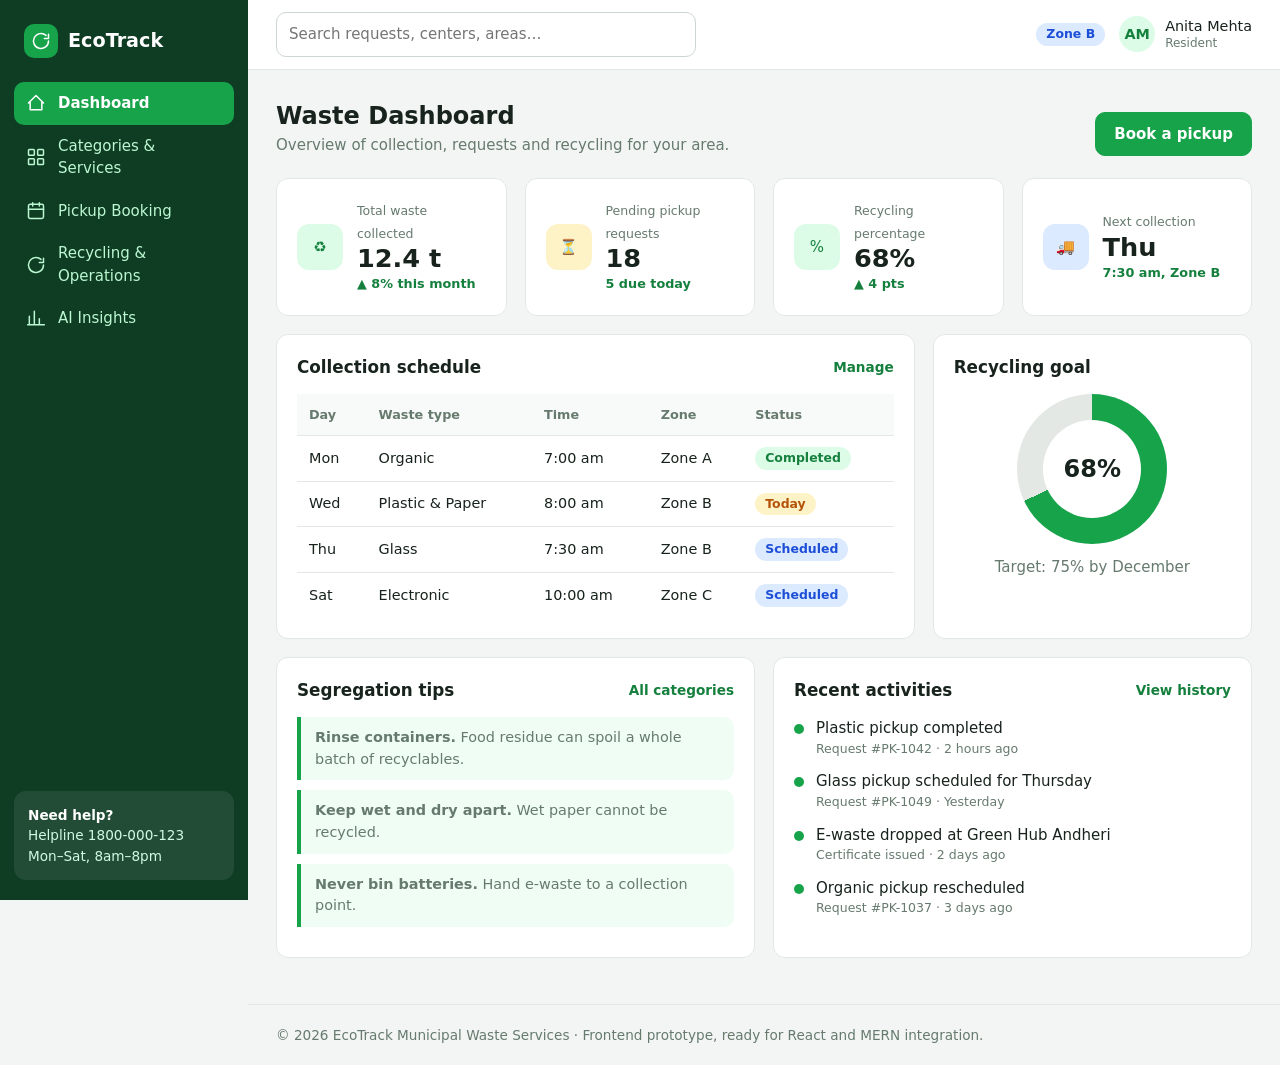
<file: index.html>
<!DOCTYPE html>
<html lang="en">
<head>
<meta charset="UTF-8">
<meta name="viewport" content="width=device-width, initial-scale=1">
<title>Waste Dashboard | EcoTrack</title>
<link rel="stylesheet" href="style.css">
</head>
<body>
<input type="checkbox" id="nav-toggle" aria-label="Toggle navigation">
<aside class="sidebar">
 <a class="brand" href="index.html"><span><svg class="i" viewBox="0 0 24 24" aria-hidden="true"><path d="M21 12a9 9 0 1 1-3-6.7M21 4v5h-5"/></svg></span> EcoTrack</a>
 <nav aria-label="Main navigation">
 <a class="nav-link active" aria-current="page" href="index.html"><svg class="i" viewBox="0 0 24 24" aria-hidden="true"><path d="M3 12 12 3l9 9M5 10v10h14V10"/></svg> Dashboard</a>
 <a class="nav-link" href="categories.html"><svg class="i" viewBox="0 0 24 24" aria-hidden="true"><rect x="3" y="3" width="7" height="7" rx="1"/><rect x="14" y="3" width="7" height="7" rx="1"/><rect x="3" y="14" width="7" height="7" rx="1"/><rect x="14" y="14" width="7" height="7" rx="1"/></svg> Categories &amp; Services</a>
 <a class="nav-link" href="booking.html"><svg class="i" viewBox="0 0 24 24" aria-hidden="true"><rect x="3" y="4" width="18" height="17" rx="2"/><path d="M8 2v4M16 2v4M3 10h18"/></svg> Pickup Booking</a>
 <a class="nav-link" href="recycling.html"><svg class="i" viewBox="0 0 24 24" aria-hidden="true"><path d="M21 12a9 9 0 1 1-3-6.7M21 4v5h-5"/></svg> Recycling &amp; Operations</a>
 <a class="nav-link" href="insights.html"><svg class="i" viewBox="0 0 24 24" aria-hidden="true"><path d="M4 20V10M10 20V4M16 20v-7M22 20H2"/></svg> AI Insights</a>
 </nav>
 <div class="side-note"><strong>Need help?</strong>Helpline 1800-000-123<br>Mon–Sat, 8am–8pm</div>
</aside>
<div class="main">
<header class="topbar">
 <label class="menu-btn" for="nav-toggle" aria-label="Open menu"><svg class="i" viewBox="0 0 24 24"><path d="M3 6h18M3 12h18M3 18h18"/></svg></label>
 <form class="search" role="search" action="#"><label class="sr" for="gs" hidden>Search</label><input id="gs" type="search" name="q" placeholder="Search requests, centers, areas…"></form>
 <div class="topbar-right"><span class="badge info">Zone B</span><div class="user"><span class="avatar">AM</span><div>Anita Mehta<small>Resident</small></div></div></div>
</header>
<main class="content">
<div class="page-head"><div><h1>Waste Dashboard</h1><p>Overview of collection, requests and recycling for your area.</p></div><a class="btn" href="booking.html">Book a pickup</a></div>
<section class="grid g4" aria-label="Key statistics">
 <article class="card stat"><span class="stat-icon">♻</span><div><small>Total waste collected</small><b>12.4 t</b><span class="trend">▲ 8% this month</span></div></article>
 <article class="card stat"><span class="stat-icon warn">⏳</span><div><small>Pending pickup requests</small><b>18</b><span class="trend">5 due today</span></div></article>
 <article class="card stat"><span class="stat-icon">%</span><div><small>Recycling percentage</small><b>68%</b><span class="trend">▲ 4 pts</span></div></article>
 <article class="card stat"><span class="stat-icon info">🚚</span><div><small>Next collection</small><b>Thu</b><span class="trend">7:30 am, Zone B</span></div></article>
</section>
<section class="grid g21">
 <article class="card">
  <div class="card-head"><h2>Collection schedule</h2><a href="booking.html">Manage</a></div>
  <div class="table-wrap"><table>
   <thead><tr><th>Day</th><th>Waste type</th><th>Time</th><th>Zone</th><th>Status</th></tr></thead>
   <tbody>
    <tr><td>Mon</td><td>Organic</td><td>7:00 am</td><td>Zone A</td><td><span class="badge">Completed</span></td></tr>
    <tr><td>Wed</td><td>Plastic &amp; Paper</td><td>8:00 am</td><td>Zone B</td><td><span class="badge warn">Today</span></td></tr>
    <tr><td>Thu</td><td>Glass</td><td>7:30 am</td><td>Zone B</td><td><span class="badge info">Scheduled</span></td></tr>
    <tr><td>Sat</td><td>Electronic</td><td>10:00 am</td><td>Zone C</td><td><span class="badge info">Scheduled</span></td></tr>
   </tbody></table></div>
 </article>
 <article class="card">
  <div class="card-head"><h2>Recycling goal</h2></div>
  <div class="donut" style="--p:68" role="img" aria-label="68 percent recycled"><span>68%</span></div>
  <p style="text-align:center;margin-top:12px">Target: 75% by December</p>
 </article>
</section>
<section class="grid g2">
 <article class="card">
  <div class="card-head"><h2>Segregation tips</h2><a href="categories.html">All categories</a></div>
  <p class="tip"><b>Rinse containers.</b> Food residue can spoil a whole batch of recyclables.</p>
  <p class="tip"><b>Keep wet and dry apart.</b> Wet paper cannot be recycled.</p>
  <p class="tip"><b>Never bin batteries.</b> Hand e-waste to a collection point.</p>
 </article>
 <article class="card">
  <div class="card-head"><h2>Recent activities</h2><a href="recycling.html">View history</a></div>
  <ul class="list">
   <li><span class="dot"></span><div>Plastic pickup completed<small>Request #PK-1042 · 2 hours ago</small></div></li>
   <li><span class="dot"></span><div>Glass pickup scheduled for Thursday<small>Request #PK-1049 · Yesterday</small></div></li>
   <li><span class="dot"></span><div>E-waste dropped at Green Hub Andheri<small>Certificate issued · 2 days ago</small></div></li>
   <li><span class="dot"></span><div>Organic pickup rescheduled<small>Request #PK-1037 · 3 days ago</small></div></li>
  </ul>
 </article>
</section>
</main>
<footer>© 2026 EcoTrack Municipal Waste Services · Frontend prototype, ready for React and MERN integration.</footer>
</div>
</body>
</html>
</file>
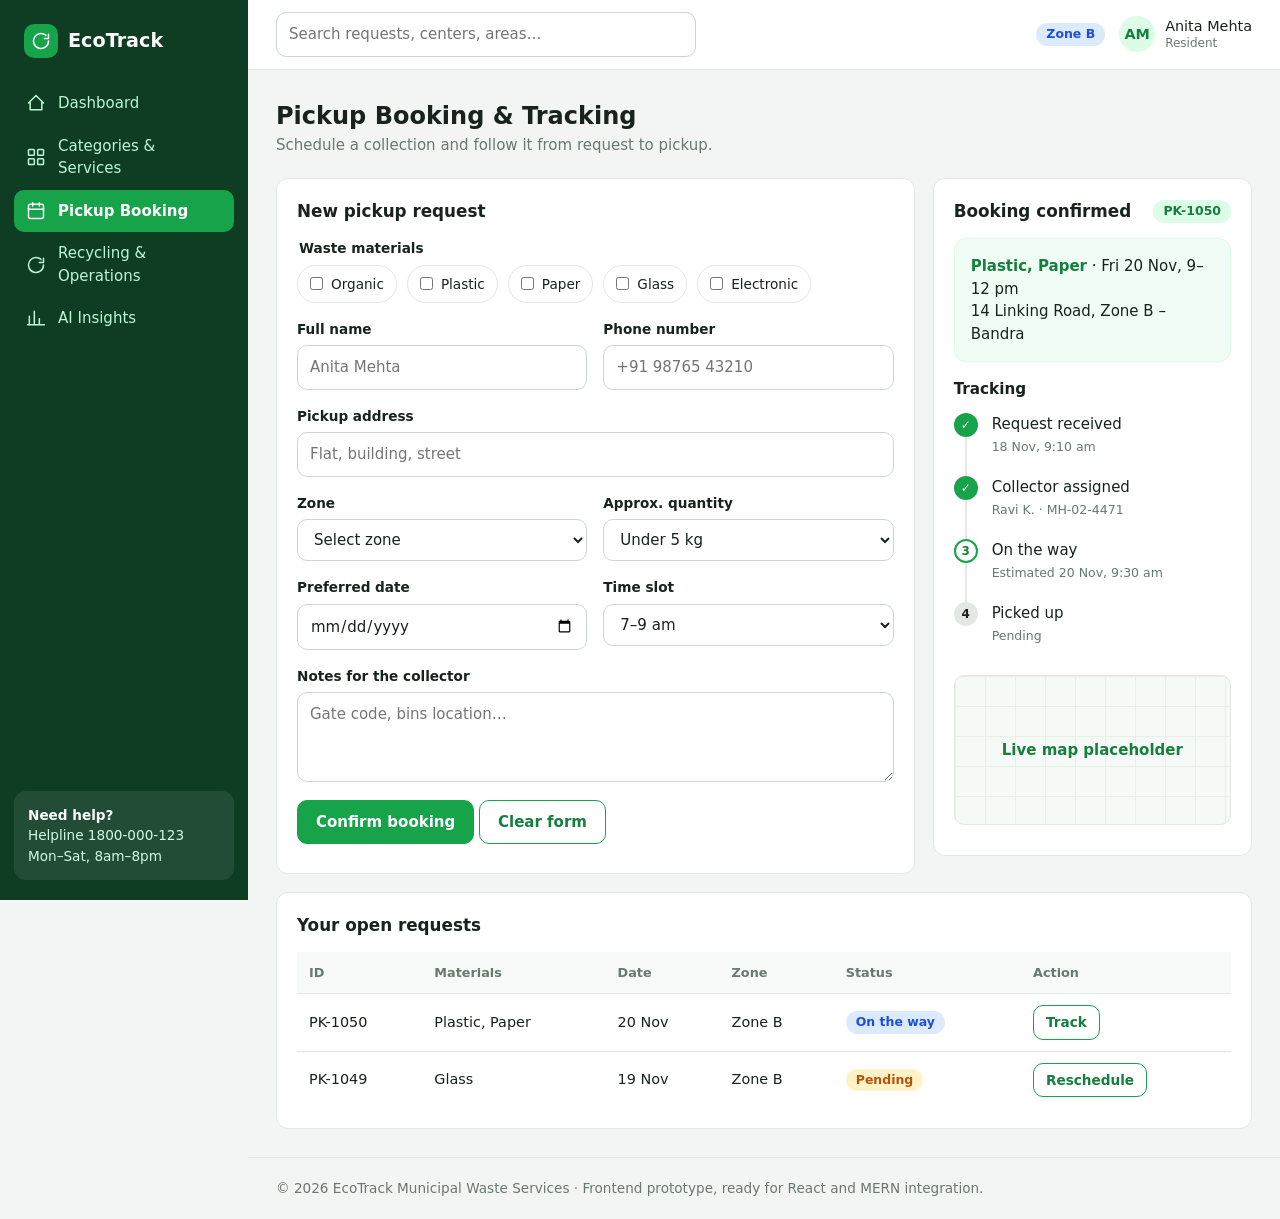
<file: booking.html>
<!DOCTYPE html>
<html lang="en">
<head>
<meta charset="UTF-8">
<meta name="viewport" content="width=device-width, initial-scale=1">
<title>Pickup Booking & Tracking | EcoTrack</title>
<link rel="stylesheet" href="style.css">
</head>
<body>
<input type="checkbox" id="nav-toggle" aria-label="Toggle navigation">
<aside class="sidebar">
 <a class="brand" href="index.html"><span><svg class="i" viewBox="0 0 24 24" aria-hidden="true"><path d="M21 12a9 9 0 1 1-3-6.7M21 4v5h-5"/></svg></span> EcoTrack</a>
 <nav aria-label="Main navigation">
 <a class="nav-link" href="index.html"><svg class="i" viewBox="0 0 24 24" aria-hidden="true"><path d="M3 12 12 3l9 9M5 10v10h14V10"/></svg> Dashboard</a>
 <a class="nav-link" href="categories.html"><svg class="i" viewBox="0 0 24 24" aria-hidden="true"><rect x="3" y="3" width="7" height="7" rx="1"/><rect x="14" y="3" width="7" height="7" rx="1"/><rect x="3" y="14" width="7" height="7" rx="1"/><rect x="14" y="14" width="7" height="7" rx="1"/></svg> Categories &amp; Services</a>
 <a class="nav-link active" aria-current="page" href="booking.html"><svg class="i" viewBox="0 0 24 24" aria-hidden="true"><rect x="3" y="4" width="18" height="17" rx="2"/><path d="M8 2v4M16 2v4M3 10h18"/></svg> Pickup Booking</a>
 <a class="nav-link" href="recycling.html"><svg class="i" viewBox="0 0 24 24" aria-hidden="true"><path d="M21 12a9 9 0 1 1-3-6.7M21 4v5h-5"/></svg> Recycling &amp; Operations</a>
 <a class="nav-link" href="insights.html"><svg class="i" viewBox="0 0 24 24" aria-hidden="true"><path d="M4 20V10M10 20V4M16 20v-7M22 20H2"/></svg> AI Insights</a>
 </nav>
 <div class="side-note"><strong>Need help?</strong>Helpline 1800-000-123<br>Mon–Sat, 8am–8pm</div>
</aside>
<div class="main">
<header class="topbar">
 <label class="menu-btn" for="nav-toggle" aria-label="Open menu"><svg class="i" viewBox="0 0 24 24"><path d="M3 6h18M3 12h18M3 18h18"/></svg></label>
 <form class="search" role="search" action="#"><label class="sr" for="gs" hidden>Search</label><input id="gs" type="search" name="q" placeholder="Search requests, centers, areas…"></form>
 <div class="topbar-right"><span class="badge info">Zone B</span><div class="user"><span class="avatar">AM</span><div>Anita Mehta<small>Resident</small></div></div></div>
</header>
<main class="content">
<div class="page-head"><div><h1>Pickup Booking & Tracking</h1><p>Schedule a collection and follow it from request to pickup.</p></div></div>
<section class="grid g21">
 <article class="card">
  <div class="card-head"><h2>New pickup request</h2></div>
  <form action="#" method="post">
   <div class="form-grid">
    <fieldset class="field full"><legend>Waste materials</legend>
     <div class="checks">
      <label><input type="checkbox" name="materials" value="organic"> Organic</label>
      <label><input type="checkbox" name="materials" value="plastic"> Plastic</label>
      <label><input type="checkbox" name="materials" value="paper"> Paper</label>
      <label><input type="checkbox" name="materials" value="glass"> Glass</label>
      <label><input type="checkbox" name="materials" value="electronic"> Electronic</label>
     </div></fieldset>
    <div class="field"><label for="name">Full name</label><input id="name" name="name" type="text" placeholder="Anita Mehta" required></div>
    <div class="field"><label for="phone">Phone number</label><input id="phone" name="phone" type="tel" placeholder="+91 98765 43210" required></div>
    <div class="field full"><label for="address">Pickup address</label><input id="address" name="address" type="text" placeholder="Flat, building, street" required></div>
    <div class="field"><label for="zone">Zone</label><select id="zone" name="zone" required><option value="">Select zone</option><option>Zone A – Andheri</option><option>Zone B – Bandra</option><option>Zone C – Borivali</option><option>Zone D – Dadar</option></select></div>
    <div class="field"><label for="qty">Approx. quantity</label><select id="qty" name="quantity"><option>Under 5 kg</option><option>5–20 kg</option><option>20–50 kg</option><option>Over 50 kg</option></select></div>
    <div class="field"><label for="date">Preferred date</label><input id="date" name="date" type="date" required></div>
    <div class="field"><label for="slot">Time slot</label><select id="slot" name="slot"><option>7–9 am</option><option>9–12 pm</option><option>12–3 pm</option><option>3–6 pm</option></select></div>
    <div class="field full"><label for="notes">Notes for the collector</label><textarea id="notes" name="notes" rows="3" placeholder="Gate code, bins location…"></textarea></div>
   </div>
   <p style="margin-top:18px"><button class="btn" type="submit">Confirm booking</button> <button class="btn ghost" type="reset">Clear form</button></p>
  </form>
 </article>
 <div>
  <article class="card" style="margin-bottom:18px">
   <div class="card-head"><h2>Booking confirmed</h2><span class="badge">PK-1050</span></div>
   <div class="confirm"><b>Plastic, Paper</b> · Fri 20 Nov, 9–12 pm<br>14 Linking Road, Zone B – Bandra</div>
   <h3 style="margin-bottom:12px">Tracking</h3>
   <ol class="steps">
    <li class="done"><b class="mk">✓</b><div>Request received<br><small class="muted">18 Nov, 9:10 am</small></div></li>
    <li class="done"><b class="mk">✓</b><div>Collector assigned<br><small class="muted">Ravi K. · MH-02-4471</small></div></li>
    <li class="now"><b class="mk">3</b><div>On the way<br><small class="muted">Estimated 20 Nov, 9:30 am</small></div></li>
    <li><b class="mk">4</b><div>Picked up<br><small class="muted">Pending</small></div></li>
   </ol>
   <div class="map">Live map placeholder</div>
  </article>
 </div>
</section>
<section class="card">
 <div class="card-head"><h2>Your open requests</h2></div>
 <div class="table-wrap"><table>
  <thead><tr><th>ID</th><th>Materials</th><th>Date</th><th>Zone</th><th>Status</th><th>Action</th></tr></thead>
  <tbody>
   <tr><td>PK-1050</td><td>Plastic, Paper</td><td>20 Nov</td><td>Zone B</td><td><span class="badge info">On the way</span></td><td><a class="btn ghost sm" href="#">Track</a></td></tr>
   <tr><td>PK-1049</td><td>Glass</td><td>19 Nov</td><td>Zone B</td><td><span class="badge warn">Pending</span></td><td><a class="btn ghost sm" href="#">Reschedule</a></td></tr>
  </tbody></table></div>
</section>
</main>
<footer>© 2026 EcoTrack Municipal Waste Services · Frontend prototype, ready for React and MERN integration.</footer>
</div>
</body>
</html>
</file>
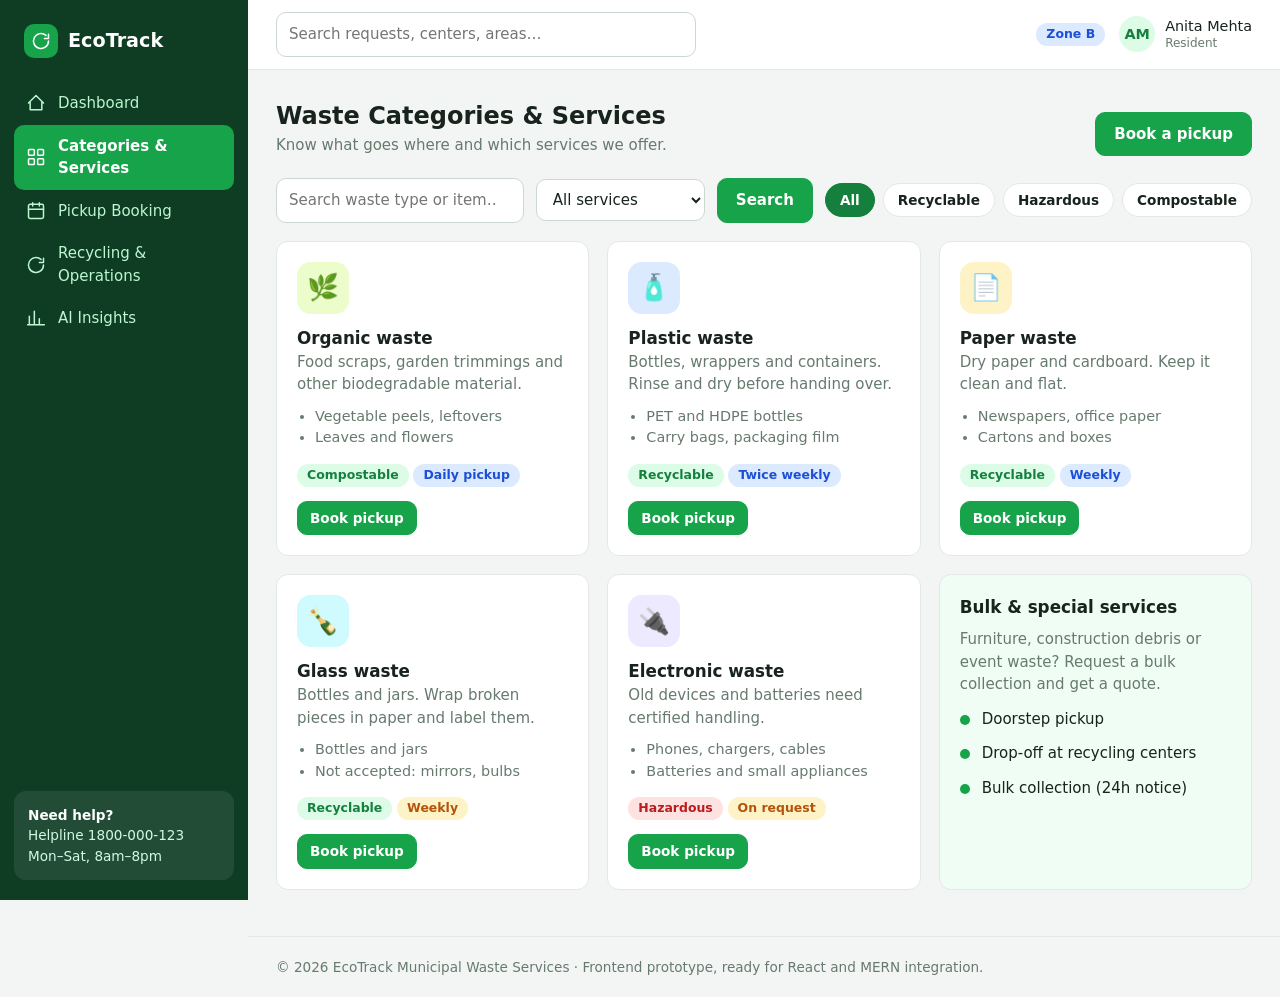
<file: categories.html>
<!DOCTYPE html>
<html lang="en">
<head>
<meta charset="UTF-8">
<meta name="viewport" content="width=device-width, initial-scale=1">
<title>Waste Categories & Services | EcoTrack</title>
<link rel="stylesheet" href="style.css">
</head>
<body>
<input type="checkbox" id="nav-toggle" aria-label="Toggle navigation">
<aside class="sidebar">
 <a class="brand" href="index.html"><span><svg class="i" viewBox="0 0 24 24" aria-hidden="true"><path d="M21 12a9 9 0 1 1-3-6.7M21 4v5h-5"/></svg></span> EcoTrack</a>
 <nav aria-label="Main navigation">
 <a class="nav-link" href="index.html"><svg class="i" viewBox="0 0 24 24" aria-hidden="true"><path d="M3 12 12 3l9 9M5 10v10h14V10"/></svg> Dashboard</a>
 <a class="nav-link active" aria-current="page" href="categories.html"><svg class="i" viewBox="0 0 24 24" aria-hidden="true"><rect x="3" y="3" width="7" height="7" rx="1"/><rect x="14" y="3" width="7" height="7" rx="1"/><rect x="3" y="14" width="7" height="7" rx="1"/><rect x="14" y="14" width="7" height="7" rx="1"/></svg> Categories &amp; Services</a>
 <a class="nav-link" href="booking.html"><svg class="i" viewBox="0 0 24 24" aria-hidden="true"><rect x="3" y="4" width="18" height="17" rx="2"/><path d="M8 2v4M16 2v4M3 10h18"/></svg> Pickup Booking</a>
 <a class="nav-link" href="recycling.html"><svg class="i" viewBox="0 0 24 24" aria-hidden="true"><path d="M21 12a9 9 0 1 1-3-6.7M21 4v5h-5"/></svg> Recycling &amp; Operations</a>
 <a class="nav-link" href="insights.html"><svg class="i" viewBox="0 0 24 24" aria-hidden="true"><path d="M4 20V10M10 20V4M16 20v-7M22 20H2"/></svg> AI Insights</a>
 </nav>
 <div class="side-note"><strong>Need help?</strong>Helpline 1800-000-123<br>Mon–Sat, 8am–8pm</div>
</aside>
<div class="main">
<header class="topbar">
 <label class="menu-btn" for="nav-toggle" aria-label="Open menu"><svg class="i" viewBox="0 0 24 24"><path d="M3 6h18M3 12h18M3 18h18"/></svg></label>
 <form class="search" role="search" action="#"><label class="sr" for="gs" hidden>Search</label><input id="gs" type="search" name="q" placeholder="Search requests, centers, areas…"></form>
 <div class="topbar-right"><span class="badge info">Zone B</span><div class="user"><span class="avatar">AM</span><div>Anita Mehta<small>Resident</small></div></div></div>
</header>
<main class="content">
<div class="page-head"><div><h1>Waste Categories & Services</h1><p>Know what goes where and which services we offer.</p></div><a class="btn" href="booking.html">Book a pickup</a></div>
<form class="toolbar" action="#" method="get" role="search">
 <label for="cat-q" hidden>Search categories</label>
 <input class="search" id="cat-q" type="search" name="q" placeholder="Search waste type or item…">
 <label for="cat-f" hidden>Service</label>
 <select id="cat-f" name="service"><option value="">All services</option><option>Doorstep pickup</option><option>Drop-off center</option><option>Bulk collection</option></select>
 <button class="btn" type="submit">Search</button>
 <div class="chips" aria-label="Quick filters"><span class="chip on">All</span><span class="chip">Recyclable</span><span class="chip">Hazardous</span><span class="chip">Compostable</span></div>
</form>
<section class="grid g3">
 <article class="card cat-card"><div class="cat-icon c-org">🌿</div><h2>Organic waste</h2><p>Food scraps, garden trimmings and other biodegradable material.</p><ul><li>Vegetable peels, leftovers</li><li>Leaves and flowers</li></ul><span class="badge">Compostable</span> <span class="badge info">Daily pickup</span><p style="margin-top:14px"><a class="btn sm" href="booking.html">Book pickup</a></p></article>
 <article class="card cat-card"><div class="cat-icon c-pla">🧴</div><h2>Plastic waste</h2><p>Bottles, wrappers and containers. Rinse and dry before handing over.</p><ul><li>PET and HDPE bottles</li><li>Carry bags, packaging film</li></ul><span class="badge">Recyclable</span> <span class="badge info">Twice weekly</span><p style="margin-top:14px"><a class="btn sm" href="booking.html">Book pickup</a></p></article>
 <article class="card cat-card"><div class="cat-icon c-pap">📄</div><h2>Paper waste</h2><p>Dry paper and cardboard. Keep it clean and flat.</p><ul><li>Newspapers, office paper</li><li>Cartons and boxes</li></ul><span class="badge">Recyclable</span> <span class="badge info">Weekly</span><p style="margin-top:14px"><a class="btn sm" href="booking.html">Book pickup</a></p></article>
 <article class="card cat-card"><div class="cat-icon c-gla">🍾</div><h2>Glass waste</h2><p>Bottles and jars. Wrap broken pieces in paper and label them.</p><ul><li>Bottles and jars</li><li>Not accepted: mirrors, bulbs</li></ul><span class="badge">Recyclable</span> <span class="badge warn">Weekly</span><p style="margin-top:14px"><a class="btn sm" href="booking.html">Book pickup</a></p></article>
 <article class="card cat-card"><div class="cat-icon c-ele">🔌</div><h2>Electronic waste</h2><p>Old devices and batteries need certified handling.</p><ul><li>Phones, chargers, cables</li><li>Batteries and small appliances</li></ul><span class="badge bad">Hazardous</span> <span class="badge warn">On request</span><p style="margin-top:14px"><a class="btn sm" href="booking.html">Book pickup</a></p></article>
 <article class="card" style="background:var(--g50)"><h2>Bulk &amp; special services</h2><p style="margin:8px 0 12px">Furniture, construction debris or event waste? Request a bulk collection and get a quote.</p><ul class="list"><li><span class="dot"></span>Doorstep pickup</li><li><span class="dot"></span>Drop-off at recycling centers</li><li><span class="dot"></span>Bulk collection (24h notice)</li></ul></article>
</section>
</main>
<footer>© 2026 EcoTrack Municipal Waste Services · Frontend prototype, ready for React and MERN integration.</footer>
</div>
</body>
</html>
</file>
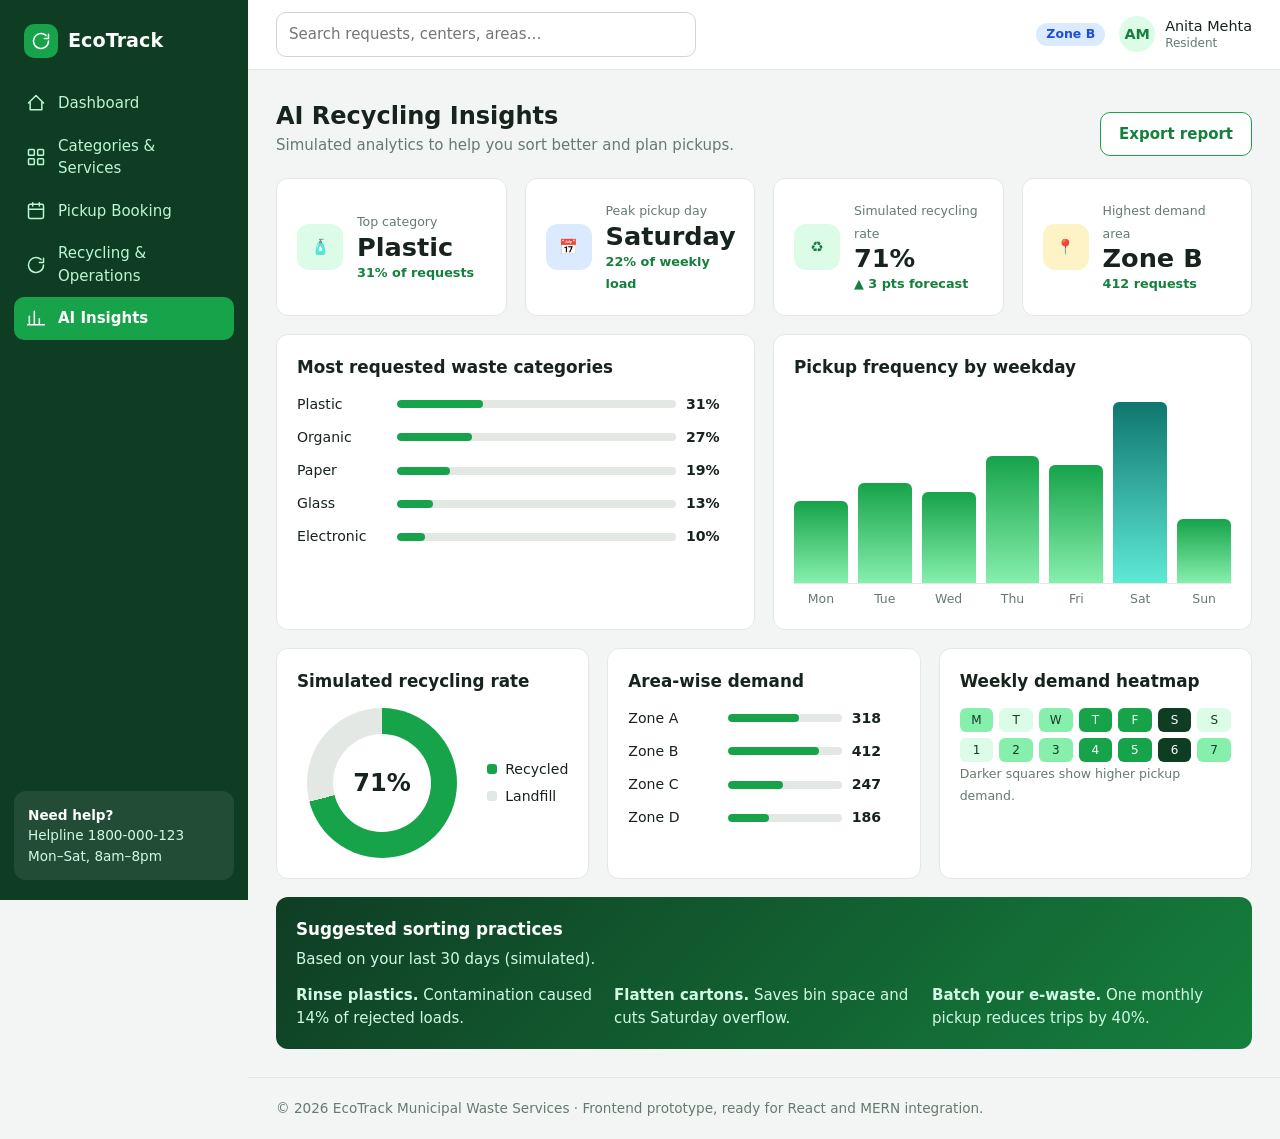
<file: insights.html>
<!DOCTYPE html>
<html lang="en">
<head>
<meta charset="UTF-8">
<meta name="viewport" content="width=device-width, initial-scale=1">
<title>AI Recycling Insights | EcoTrack</title>
<link rel="stylesheet" href="style.css">
</head>
<body>
<input type="checkbox" id="nav-toggle" aria-label="Toggle navigation">
<aside class="sidebar">
 <a class="brand" href="index.html"><span><svg class="i" viewBox="0 0 24 24" aria-hidden="true"><path d="M21 12a9 9 0 1 1-3-6.7M21 4v5h-5"/></svg></span> EcoTrack</a>
 <nav aria-label="Main navigation">
 <a class="nav-link" href="index.html"><svg class="i" viewBox="0 0 24 24" aria-hidden="true"><path d="M3 12 12 3l9 9M5 10v10h14V10"/></svg> Dashboard</a>
 <a class="nav-link" href="categories.html"><svg class="i" viewBox="0 0 24 24" aria-hidden="true"><rect x="3" y="3" width="7" height="7" rx="1"/><rect x="14" y="3" width="7" height="7" rx="1"/><rect x="3" y="14" width="7" height="7" rx="1"/><rect x="14" y="14" width="7" height="7" rx="1"/></svg> Categories &amp; Services</a>
 <a class="nav-link" href="booking.html"><svg class="i" viewBox="0 0 24 24" aria-hidden="true"><rect x="3" y="4" width="18" height="17" rx="2"/><path d="M8 2v4M16 2v4M3 10h18"/></svg> Pickup Booking</a>
 <a class="nav-link" href="recycling.html"><svg class="i" viewBox="0 0 24 24" aria-hidden="true"><path d="M21 12a9 9 0 1 1-3-6.7M21 4v5h-5"/></svg> Recycling &amp; Operations</a>
 <a class="nav-link active" aria-current="page" href="insights.html"><svg class="i" viewBox="0 0 24 24" aria-hidden="true"><path d="M4 20V10M10 20V4M16 20v-7M22 20H2"/></svg> AI Insights</a>
 </nav>
 <div class="side-note"><strong>Need help?</strong>Helpline 1800-000-123<br>Mon–Sat, 8am–8pm</div>
</aside>
<div class="main">
<header class="topbar">
 <label class="menu-btn" for="nav-toggle" aria-label="Open menu"><svg class="i" viewBox="0 0 24 24"><path d="M3 6h18M3 12h18M3 18h18"/></svg></label>
 <form class="search" role="search" action="#"><label class="sr" for="gs" hidden>Search</label><input id="gs" type="search" name="q" placeholder="Search requests, centers, areas…"></form>
 <div class="topbar-right"><span class="badge info">Zone B</span><div class="user"><span class="avatar">AM</span><div>Anita Mehta<small>Resident</small></div></div></div>
</header>
<main class="content">
<div class="page-head"><div><h1>AI Recycling Insights</h1><p>Simulated analytics to help you sort better and plan pickups.</p></div><a class="btn ghost" href="#">Export report</a></div>
<section class="grid g4">
 <article class="card stat"><span class="stat-icon">🧴</span><div><small>Top category</small><b>Plastic</b><span class="trend">31% of requests</span></div></article>
 <article class="card stat"><span class="stat-icon info">📅</span><div><small>Peak pickup day</small><b>Saturday</b><span class="trend">22% of weekly load</span></div></article>
 <article class="card stat"><span class="stat-icon">♻</span><div><small>Simulated recycling rate</small><b>71%</b><span class="trend">▲ 3 pts forecast</span></div></article>
 <article class="card stat"><span class="stat-icon warn">📍</span><div><small>Highest demand area</small><b>Zone B</b><span class="trend">412 requests</span></div></article>
</section>
<section class="grid g2">
 <article class="card"><div class="card-head"><h2>Most requested waste categories</h2></div>
  <div class="bar-row"><span>Plastic</span><div class="progress"><i style="width:31%"></i></div><b>31%</b></div>
  <div class="bar-row"><span>Organic</span><div class="progress"><i style="width:27%"></i></div><b>27%</b></div>
  <div class="bar-row"><span>Paper</span><div class="progress"><i style="width:19%"></i></div><b>19%</b></div>
  <div class="bar-row"><span>Glass</span><div class="progress"><i style="width:13%"></i></div><b>13%</b></div>
  <div class="bar-row"><span>Electronic</span><div class="progress"><i style="width:10%"></i></div><b>10%</b></div></article>
 <article class="card"><div class="card-head"><h2>Pickup frequency by weekday</h2></div>
  <div class="bars" role="img" aria-label="Pickups by weekday"><div style="height:45%"></div><div style="height:55%"></div><div style="height:50%"></div><div style="height:70%"></div><div style="height:65%"></div><div style="height:100%" class="alt"></div><div style="height:35%"></div></div>
  <div class="bar-labels"><span>Mon</span><span>Tue</span><span>Wed</span><span>Thu</span><span>Fri</span><span>Sat</span><span>Sun</span></div></article>
</section>
<section class="grid g3">
 <article class="card"><div class="card-head"><h2>Simulated recycling rate</h2></div>
  <div class="donut-wrap"><div class="donut" style="--p:71"><span>71%</span></div>
  <ul class="legend"><li><i style="background:var(--g600)"></i>Recycled</li><li><i style="background:var(--line)"></i>Landfill</li></ul></div></article>
 <article class="card"><div class="card-head"><h2>Area-wise demand</h2></div>
  <div class="bar-row"><span>Zone A</span><div class="progress"><i style="width:62%"></i></div><b>318</b></div>
  <div class="bar-row"><span>Zone B</span><div class="progress"><i style="width:80%"></i></div><b>412</b></div>
  <div class="bar-row"><span>Zone C</span><div class="progress"><i style="width:48%"></i></div><b>247</b></div>
  <div class="bar-row"><span>Zone D</span><div class="progress"><i style="width:36%"></i></div><b>186</b></div></article>
 <article class="card"><div class="card-head"><h2>Weekly demand heatmap</h2></div>
  <div class="heat"><span class="h2">M</span><span>T</span><span class="h2">W</span><span class="h3">T</span><span class="h3">F</span><span class="h4">S</span><span>S</span><span>1</span><span class="h2">2</span><span class="h2">3</span><span class="h3">4</span><span class="h3">5</span><span class="h4">6</span><span class="h2">7</span></div>
  <small class="muted">Darker squares show higher pickup demand.</small></article>
</section>
<section class="card ai-box">
 <h2>Suggested sorting practices</h2>
 <p style="margin:6px 0 14px">Based on your last 30 days (simulated).</p>
 <div class="grid g3" style="margin:0">
  <p><b>Rinse plastics.</b> Contamination caused 14% of rejected loads.</p>
  <p><b>Flatten cartons.</b> Saves bin space and cuts Saturday overflow.</p>
  <p><b>Batch your e-waste.</b> One monthly pickup reduces trips by 40%.</p>
 </div>
</section>
</main>
<footer>© 2026 EcoTrack Municipal Waste Services · Frontend prototype, ready for React and MERN integration.</footer>
</div>
</body>
</html>
</file>
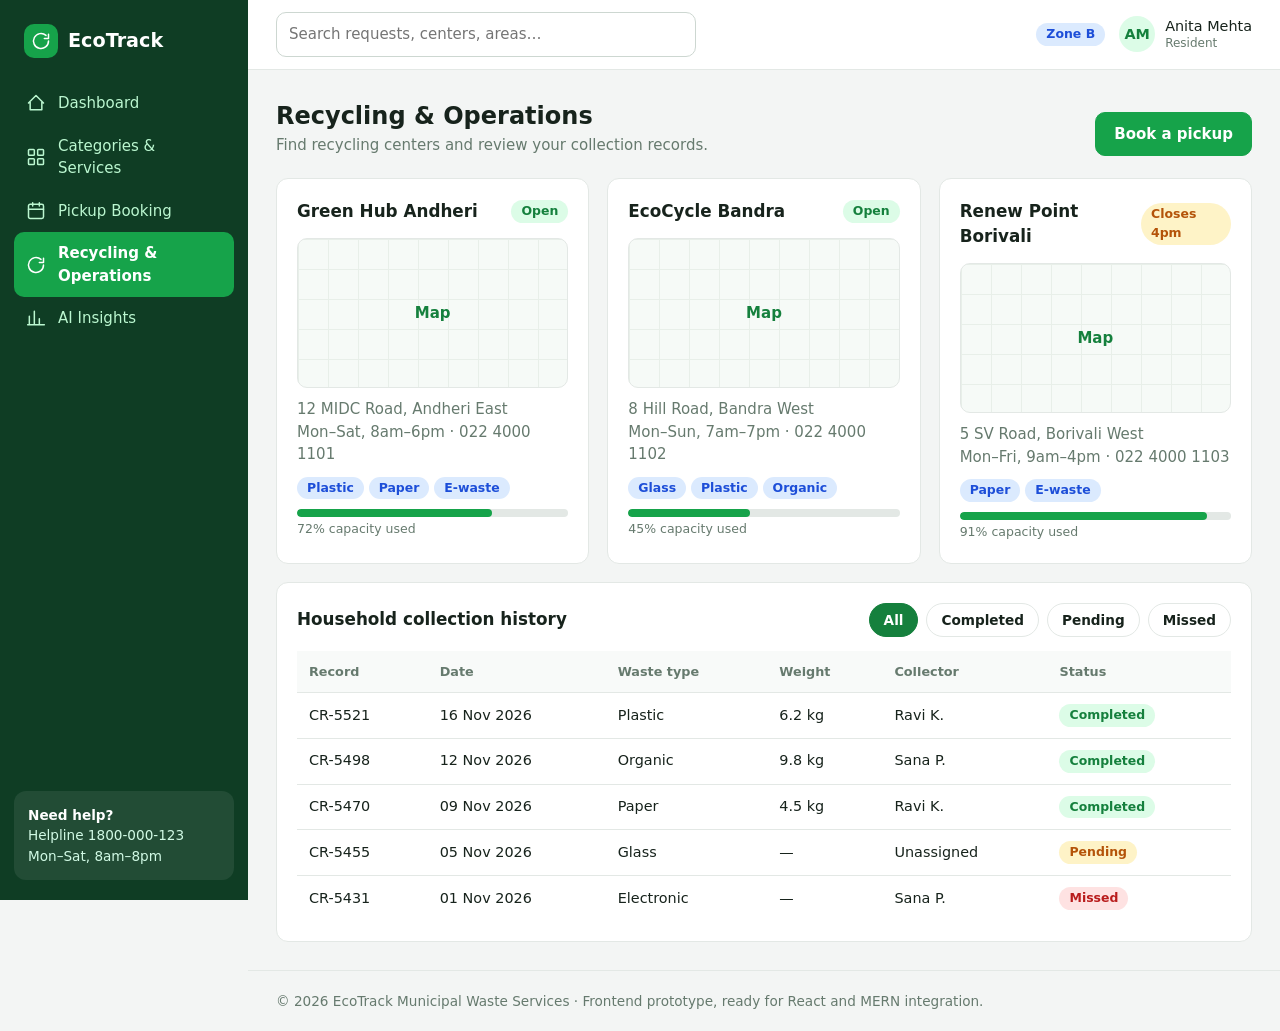
<file: recycling.html>
<!DOCTYPE html>
<html lang="en">
<head>
<meta charset="UTF-8">
<meta name="viewport" content="width=device-width, initial-scale=1">
<title>Recycling & Operations | EcoTrack</title>
<link rel="stylesheet" href="style.css">
</head>
<body>
<input type="checkbox" id="nav-toggle" aria-label="Toggle navigation">
<aside class="sidebar">
 <a class="brand" href="index.html"><span><svg class="i" viewBox="0 0 24 24" aria-hidden="true"><path d="M21 12a9 9 0 1 1-3-6.7M21 4v5h-5"/></svg></span> EcoTrack</a>
 <nav aria-label="Main navigation">
 <a class="nav-link" href="index.html"><svg class="i" viewBox="0 0 24 24" aria-hidden="true"><path d="M3 12 12 3l9 9M5 10v10h14V10"/></svg> Dashboard</a>
 <a class="nav-link" href="categories.html"><svg class="i" viewBox="0 0 24 24" aria-hidden="true"><rect x="3" y="3" width="7" height="7" rx="1"/><rect x="14" y="3" width="7" height="7" rx="1"/><rect x="3" y="14" width="7" height="7" rx="1"/><rect x="14" y="14" width="7" height="7" rx="1"/></svg> Categories &amp; Services</a>
 <a class="nav-link" href="booking.html"><svg class="i" viewBox="0 0 24 24" aria-hidden="true"><rect x="3" y="4" width="18" height="17" rx="2"/><path d="M8 2v4M16 2v4M3 10h18"/></svg> Pickup Booking</a>
 <a class="nav-link active" aria-current="page" href="recycling.html"><svg class="i" viewBox="0 0 24 24" aria-hidden="true"><path d="M21 12a9 9 0 1 1-3-6.7M21 4v5h-5"/></svg> Recycling &amp; Operations</a>
 <a class="nav-link" href="insights.html"><svg class="i" viewBox="0 0 24 24" aria-hidden="true"><path d="M4 20V10M10 20V4M16 20v-7M22 20H2"/></svg> AI Insights</a>
 </nav>
 <div class="side-note"><strong>Need help?</strong>Helpline 1800-000-123<br>Mon–Sat, 8am–8pm</div>
</aside>
<div class="main">
<header class="topbar">
 <label class="menu-btn" for="nav-toggle" aria-label="Open menu"><svg class="i" viewBox="0 0 24 24"><path d="M3 6h18M3 12h18M3 18h18"/></svg></label>
 <form class="search" role="search" action="#"><label class="sr" for="gs" hidden>Search</label><input id="gs" type="search" name="q" placeholder="Search requests, centers, areas…"></form>
 <div class="topbar-right"><span class="badge info">Zone B</span><div class="user"><span class="avatar">AM</span><div>Anita Mehta<small>Resident</small></div></div></div>
</header>
<main class="content">
<div class="page-head"><div><h1>Recycling & Operations</h1><p>Find recycling centers and review your collection records.</p></div><a class="btn" href="booking.html">Book a pickup</a></div>
<section class="grid g3">
 <article class="card"><div class="card-head"><h2>Green Hub Andheri</h2><span class="badge">Open</span></div><div class="map">Map</div><p>12 MIDC Road, Andheri East<br>Mon–Sat, 8am–6pm · 022 4000 1101</p><p style="margin:10px 0"><span class="badge info">Plastic</span> <span class="badge info">Paper</span> <span class="badge info">E-waste</span></p><div class="progress" aria-label="Capacity 72%"><i style="width:72%"></i></div><small class="muted">72% capacity used</small></article>
 <article class="card"><div class="card-head"><h2>EcoCycle Bandra</h2><span class="badge">Open</span></div><div class="map">Map</div><p>8 Hill Road, Bandra West<br>Mon–Sun, 7am–7pm · 022 4000 1102</p><p style="margin:10px 0"><span class="badge info">Glass</span> <span class="badge info">Plastic</span> <span class="badge info">Organic</span></p><div class="progress" aria-label="Capacity 45%"><i style="width:45%"></i></div><small class="muted">45% capacity used</small></article>
 <article class="card"><div class="card-head"><h2>Renew Point Borivali</h2><span class="badge warn">Closes 4pm</span></div><div class="map">Map</div><p>5 SV Road, Borivali West<br>Mon–Fri, 9am–4pm · 022 4000 1103</p><p style="margin:10px 0"><span class="badge info">Paper</span> <span class="badge info">E-waste</span></p><div class="progress" aria-label="Capacity 91%"><i style="width:91%"></i></div><small class="muted">91% capacity used</small></article>
</section>
<section class="card">
 <div class="card-head"><h2>Household collection history</h2><div class="chips"><span class="chip on">All</span><span class="chip">Completed</span><span class="chip">Pending</span><span class="chip">Missed</span></div></div>
 <div class="table-wrap"><table>
  <thead><tr><th>Record</th><th>Date</th><th>Waste type</th><th>Weight</th><th>Collector</th><th>Status</th></tr></thead>
  <tbody>
   <tr><td>CR-5521</td><td>16 Nov 2026</td><td>Plastic</td><td>6.2 kg</td><td>Ravi K.</td><td><span class="badge">Completed</span></td></tr>
   <tr><td>CR-5498</td><td>12 Nov 2026</td><td>Organic</td><td>9.8 kg</td><td>Sana P.</td><td><span class="badge">Completed</span></td></tr>
   <tr><td>CR-5470</td><td>09 Nov 2026</td><td>Paper</td><td>4.5 kg</td><td>Ravi K.</td><td><span class="badge">Completed</span></td></tr>
   <tr><td>CR-5455</td><td>05 Nov 2026</td><td>Glass</td><td>—</td><td>Unassigned</td><td><span class="badge warn">Pending</span></td></tr>
   <tr><td>CR-5431</td><td>01 Nov 2026</td><td>Electronic</td><td>—</td><td>Sana P.</td><td><span class="badge bad">Missed</span></td></tr>
  </tbody></table></div>
</section>
</main>
<footer>© 2026 EcoTrack Municipal Waste Services · Frontend prototype, ready for React and MERN integration.</footer>
</div>
</body>
</html>
</file>
<file: style.css>
/* EcoTrack – Waste Collection & Recycling Portal */
:root{--g900:#0f3d24;--g700:#15803d;--g600:#16a34a;--g100:#dcfce7;--g50:#f0fdf4;--bg:#f3f5f4;--card:#fff;--line:#e3e8e5;--ink:#17231c;--mute:#667a6e;--warn:#b45309;--warn-bg:#fef3c7;--info:#1d4ed8;--info-bg:#dbeafe;--bad:#b91c1c;--bad-bg:#fee2e2;--r:12px;--side:248px}
*{box-sizing:border-box;margin:0}
body{font-family:"Segoe UI",system-ui,-apple-system,Roboto,Arial,sans-serif;background:var(--bg);color:var(--ink);line-height:1.5;font-size:15px}
a{color:inherit;text-decoration:none}
h1{font-size:1.5rem}h2{font-size:1.05rem}h3{font-size:.95rem}
p,.muted{color:var(--mute)}
:focus-visible{outline:3px solid #86efac;outline-offset:2px}
svg.i{width:20px;height:20px;fill:none;stroke:currentColor;stroke-width:1.8;stroke-linecap:round;stroke-linejoin:round;flex:none}
/* layout */
#nav-toggle{position:absolute;opacity:0;pointer-events:none}
.sidebar{position:fixed;inset:0 auto 0 0;width:var(--side);background:var(--g900);color:#d1fae5;padding:20px 14px;display:flex;flex-direction:column;gap:6px;z-index:30;transition:transform .25s}
.brand{display:flex;align-items:center;gap:10px;font-weight:700;font-size:1.2rem;color:#fff;padding:4px 10px 18px}
.brand span{background:var(--g600);border-radius:10px;width:34px;height:34px;display:grid;place-items:center}
.nav-link{display:flex;align-items:center;gap:12px;padding:10px 12px;border-radius:10px;color:#bbf7d0}
.nav-link:hover{background:rgba(255,255,255,.08)}
.nav-link.active{background:var(--g600);color:#fff;font-weight:600}
.side-note{margin-top:auto;background:rgba(255,255,255,.08);border-radius:var(--r);padding:14px;font-size:.85rem}
.side-note strong{color:#fff;display:block}
.main{margin-left:var(--side);min-height:100vh}
.topbar{position:sticky;top:0;z-index:20;background:#fff;border-bottom:1px solid var(--line);display:flex;align-items:center;gap:14px;padding:12px 28px}
.menu-btn{display:none;cursor:pointer;padding:6px;border-radius:8px}
.search{flex:1;max-width:420px}
.topbar-right{margin-left:auto;display:flex;align-items:center;gap:14px}
.avatar{width:36px;height:36px;border-radius:50%;background:var(--g100);color:var(--g700);display:grid;place-items:center;font-weight:700}
.user{display:flex;align-items:center;gap:10px;font-size:.9rem;line-height:1.2}
.user small{display:block;color:var(--mute)}
.content{padding:28px;max-width:1280px}
.page-head{display:flex;justify-content:space-between;align-items:flex-end;gap:16px;flex-wrap:wrap;margin-bottom:22px}
/* grids */
.grid{display:grid;gap:18px;margin-bottom:18px}
.g2{grid-template-columns:repeat(2,1fr)}.g3{grid-template-columns:repeat(3,1fr)}.g4{grid-template-columns:repeat(4,1fr)}
.g21{grid-template-columns:2fr 1fr}.g12{grid-template-columns:1fr 2fr}
.card{background:var(--card);border:1px solid var(--line);border-radius:var(--r);padding:20px;min-width:0}
.card-head{display:flex;justify-content:space-between;align-items:center;gap:10px;margin-bottom:14px}
.card-head a{color:var(--g700);font-size:.85rem;font-weight:600}
/* stats */
.stat{display:flex;gap:14px;align-items:center}
.stat-icon{width:46px;height:46px;border-radius:12px;background:var(--g100);color:var(--g700);display:grid;place-items:center;flex:none}
.stat-icon.warn{background:var(--warn-bg);color:var(--warn)}.stat-icon.info{background:var(--info-bg);color:var(--info)}
.stat b{font-size:1.6rem;display:block;line-height:1.1}
.stat small{color:var(--mute)}
.trend{color:var(--g700);font-size:.8rem;font-weight:600}
/* forms */
.form-grid{display:grid;grid-template-columns:repeat(2,1fr);gap:16px}
.field{display:flex;flex-direction:column;gap:6px}
.field.full{grid-column:1/-1}
label,legend{font-weight:600;font-size:.85rem}
input,select,textarea{font:inherit;padding:10px 12px;border:1px solid #cdd7d1;border-radius:10px;background:#fff;color:var(--ink);width:100%}
input:focus,select:focus,textarea:focus{border-color:var(--g600);outline:3px solid #bbf7d0}
fieldset{border:0;padding:0;min-width:0}
.checks{display:flex;flex-wrap:wrap;gap:10px;margin-top:6px}
.checks label{display:flex;align-items:center;gap:8px;border:1px solid var(--line);padding:8px 12px;border-radius:999px;font-weight:500;cursor:pointer}
.checks input{width:auto;accent-color:var(--g600)}
.btn{display:inline-flex;align-items:center;justify-content:center;gap:8px;padding:10px 18px;border-radius:10px;border:1px solid var(--g600);background:var(--g600);color:#fff;font:inherit;font-weight:600;cursor:pointer}
.btn:hover{background:var(--g700)}
.btn.ghost{background:#fff;color:var(--g700)}.btn.ghost:hover{background:var(--g50)}
.btn.sm{padding:6px 12px;font-size:.85rem}
.toolbar{display:flex;gap:12px;flex-wrap:wrap;align-items:center;margin-bottom:18px}
.toolbar .search{max-width:340px}.toolbar select{width:auto}
.chips{display:flex;gap:8px;flex-wrap:wrap}
.chip{padding:6px 14px;border-radius:999px;border:1px solid var(--line);background:#fff;font-size:.85rem;font-weight:600}
.chip.on{background:var(--g700);color:#fff;border-color:var(--g700)}
/* badges, tables, lists */
.badge{display:inline-block;padding:2px 10px;border-radius:999px;font-size:.78rem;font-weight:600;background:var(--g100);color:var(--g700)}
.badge.warn{background:var(--warn-bg);color:var(--warn)}.badge.info{background:var(--info-bg);color:var(--info)}.badge.bad{background:var(--bad-bg);color:var(--bad)}
.table-wrap{overflow-x:auto}
table{width:100%;border-collapse:collapse;font-size:.9rem}
th,td{text-align:left;padding:11px 12px;border-bottom:1px solid var(--line);white-space:nowrap}
th{color:var(--mute);font-size:.8rem;background:#f8faf9}
tr:last-child td{border-bottom:0}
.list{list-style:none;padding:0;display:grid;gap:12px}
.list li{display:flex;gap:12px;align-items:flex-start}
.dot{width:10px;height:10px;border-radius:50%;background:var(--g600);margin-top:7px;flex:none}
.list small{color:var(--mute);display:block}
.date{background:var(--g50);border:1px solid var(--g100);border-radius:10px;padding:6px 10px;text-align:center;line-height:1.2;min-width:54px;color:var(--g700);font-weight:700}
.date small{display:block;font-weight:500}
.tip{background:var(--g50);border-left:4px solid var(--g600);padding:10px 14px;border-radius:0 10px 10px 0;margin-bottom:10px;font-size:.9rem}
/* categories */
.cat-card .cat-icon{width:52px;height:52px;border-radius:14px;display:grid;place-items:center;font-size:1.6rem;margin-bottom:12px}
.cat-card ul{padding-left:18px;color:var(--mute);font-size:.9rem;margin:10px 0 14px}
.c-org{background:#ecfccb}.c-pla{background:#dbeafe}.c-pap{background:#fef3c7}.c-gla{background:#cffafe}.c-ele{background:#ede9fe}
/* progress / charts */
.progress{height:8px;background:var(--line);border-radius:99px;overflow:hidden}
.progress i{display:block;height:100%;background:var(--g600);border-radius:99px}
.bar-row{display:grid;grid-template-columns:90px 1fr 48px;gap:10px;align-items:center;margin-bottom:12px;font-size:.88rem}
.bars{display:flex;align-items:flex-end;gap:10px;height:190px;border-bottom:1px solid var(--line);padding-top:8px}
.bars div{flex:1;background:linear-gradient(var(--g600),#86efac);border-radius:6px 6px 0 0;position:relative;min-width:0}
.bars div.alt{background:linear-gradient(#0f766e,#5eead4)}
.bar-labels{display:flex;gap:10px;font-size:.78rem;color:var(--mute);margin-top:6px}
.bar-labels span{flex:1;text-align:center}
.donut{--p:68;width:150px;aspect-ratio:1;border-radius:50%;background:conic-gradient(var(--g600) calc(var(--p)*1%),var(--line) 0);display:grid;place-items:center;margin:0 auto}
.donut span{width:98px;aspect-ratio:1;border-radius:50%;background:#fff;display:grid;place-items:center;font-weight:700;font-size:1.5rem}
.donut-wrap{display:flex;align-items:center;gap:20px;flex-wrap:wrap;justify-content:center}
.legend{list-style:none;padding:0;display:grid;gap:6px;font-size:.88rem}
.legend i{display:inline-block;width:10px;height:10px;border-radius:3px;margin-right:8px}
.heat{display:grid;grid-template-columns:repeat(7,1fr);gap:6px}
.heat span{aspect-ratio:1.4;border-radius:6px;background:var(--g100);display:grid;place-items:center;font-size:.75rem;color:var(--g900)}
.heat .h2{background:#86efac}.heat .h3{background:var(--g600);color:#fff}.heat .h4{background:var(--g900);color:#fff}
.ai-box{background:linear-gradient(135deg,var(--g900),var(--g700));color:#fff;border:0}
.ai-box p{color:#d1fae5}
/* tracking */
.steps{list-style:none;padding:0;display:grid;gap:0}
.steps li{display:flex;gap:14px;padding-bottom:18px;position:relative}
.steps li::before{content:"";position:absolute;left:11px;top:24px;bottom:0;width:2px;background:var(--line)}
.steps li:last-child::before{display:none}
.steps b.mk{width:24px;height:24px;border-radius:50%;background:var(--line);display:grid;place-items:center;font-size:.75rem;flex:none;z-index:1}
.steps .done b.mk{background:var(--g600);color:#fff}.steps .now b.mk{background:#fff;border:2px solid var(--g600);color:var(--g700)}
.confirm{background:var(--g50);border:1px solid var(--g100);border-radius:var(--r);padding:16px;margin-bottom:16px}
.confirm b{color:var(--g700)}
.map{height:150px;border-radius:10px;background:linear-gradient(90deg,#e8efe9 1px,transparent 1px) 0 0/30px 30px,linear-gradient(#e8efe9 1px,transparent 1px) 0 0/30px 30px,#f6faf7;border:1px solid var(--line);margin:10px 0;display:grid;place-items:center;color:var(--g700);font-weight:600}
footer{padding:20px 28px;color:var(--mute);font-size:.85rem;border-top:1px solid var(--line)}
/* responsive */
@media(max-width:1100px){.g4{grid-template-columns:repeat(2,1fr)}.g21,.g12{grid-template-columns:1fr}.g3{grid-template-columns:repeat(2,1fr)}}
@media(max-width:900px){
.sidebar{transform:translateX(-100%)}
#nav-toggle:checked~.sidebar{transform:none;box-shadow:0 0 0 100vmax rgba(0,0,0,.35)}
.main{margin-left:0}.menu-btn{display:block}.topbar{padding:12px 16px}.content{padding:18px 16px}
.user div{display:none}}
@media(max-width:620px){.g2,.g3,.g4,.form-grid{grid-template-columns:1fr}.search{max-width:none}.bar-row{grid-template-columns:70px 1fr 40px}}
@media(prefers-reduced-motion:reduce){*{transition:none!important}}
</file>
